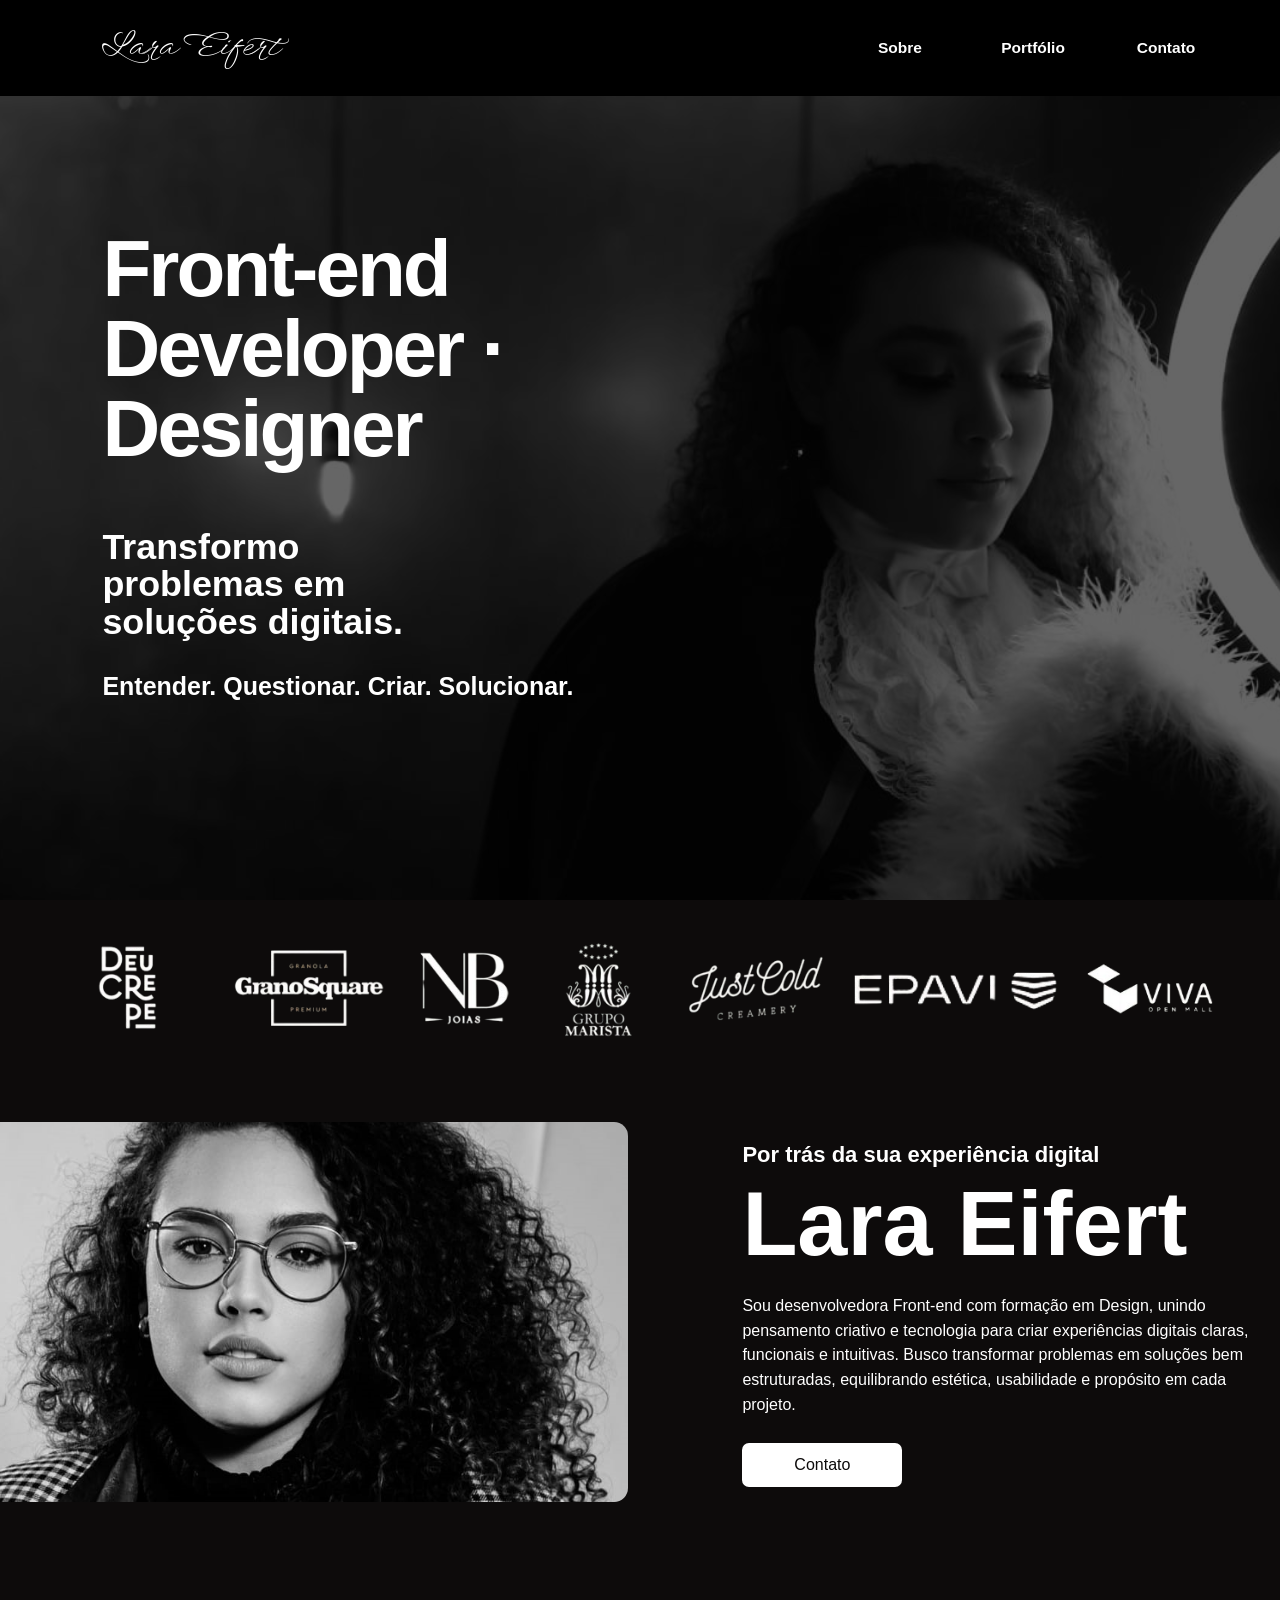
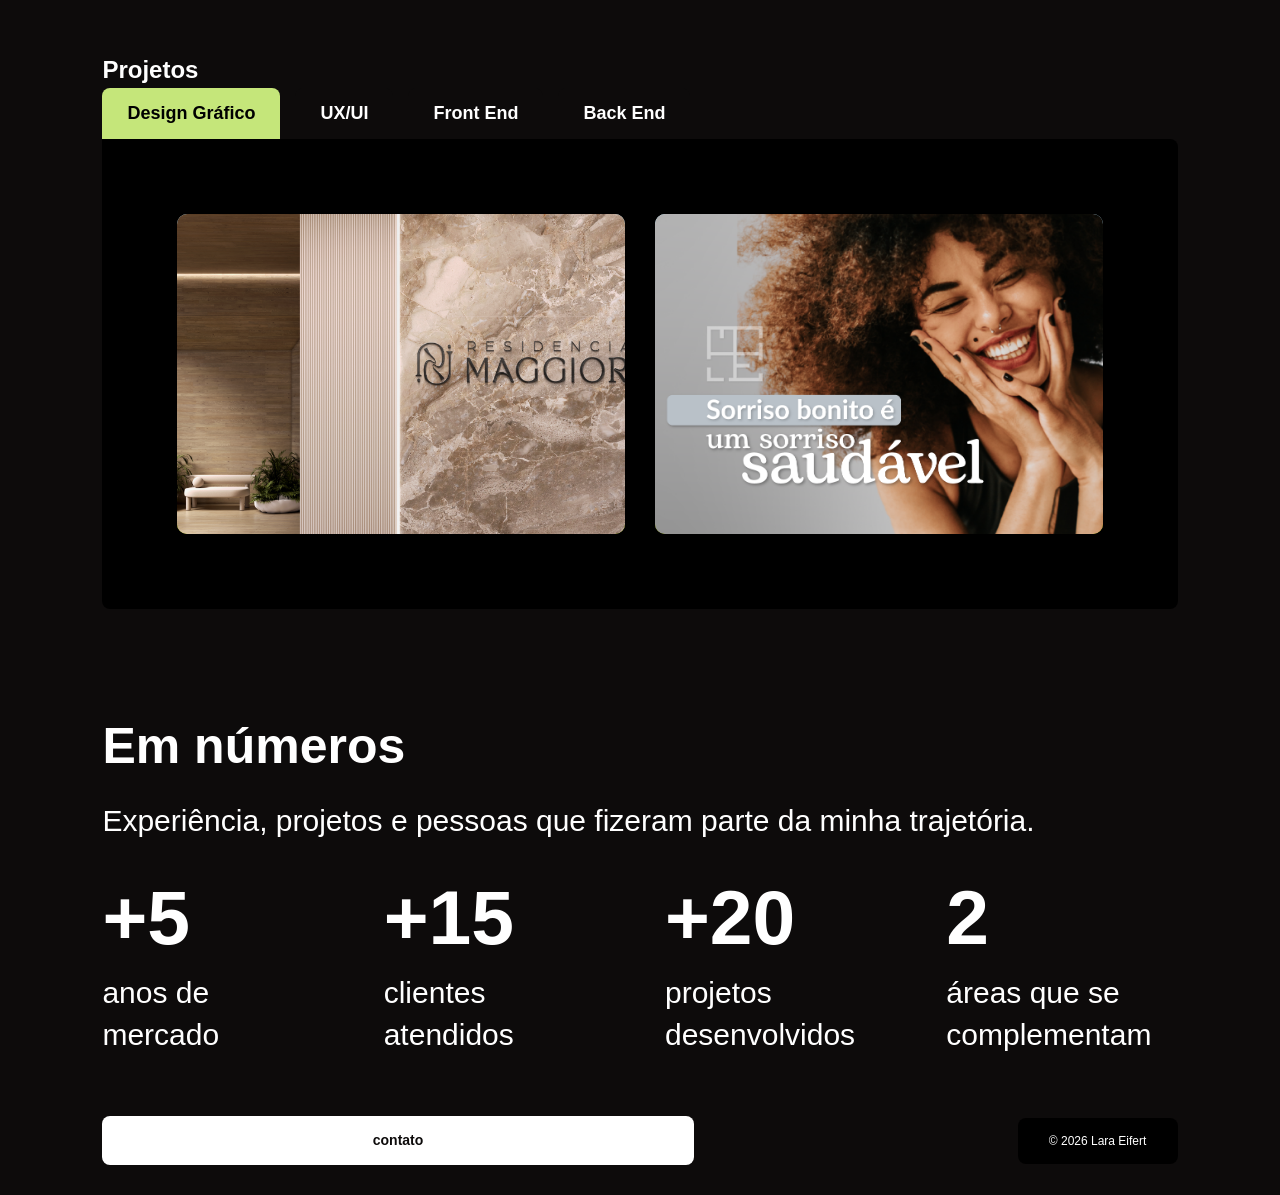
<file: index.html>
<!DOCTYPE html>
<html lang="pt-br">
  <head>
    <meta charset="UTF-8">
    <meta name="viewport" content="width=device-width, initial-scale=1.0">

    <title>Lara Eifert | Front-end Developer</title>
    <link href="https://fonts.googleapis.com/css2?family=WindSong&display=swap" rel="stylesheet">
    <link rel="stylesheet" href="style.css">
    <script src="script.js" defer></script>
  </head>

  <body>

    <!-- CABEÇALHO FIXO -->
    <header>

      <!-- LOGO - BOTÃO INICIAL -->
      <nav>
        <a href="#inicio">Lara Eifert</a>

        <!-- BOTÕES DE NAVEGAÇÃO -->
        <div>
          <a href="#sobre">Sobre</a>
          <a href="#projetos">Portfólio</a>
          <a href="#contato">Contato</a>
        </div>
      </nav>

    </header>


    <main>

      <!-- =====================================================
           INÍCIO / HERO
      ====================================================== -->

      <section id="inicio">

        <h1>Front-end Developer · Designer</h1>

        <div>
          <p>Transformo problemas em soluções digitais.</p>
          <p>Entender. Questionar. Criar. Solucionar.</p>
        </div>

      </section>


      <!-- =====================================================
           SOBRE LARA
      ====================================================== -->

      <section id="sobre">

        <!-- LOGOS CLIENTES -->
        <div class="logos-clientes">
          <img
            src="imagens/logoclientes-removebg-preview.png"
            alt="Logos de clientes">
        </div>

        <!-- FOTO + TEXTO -->
        <div class="conteudo-sobre">

          <!-- FOTO PROFISSIONAL -->
          <img
            src="imagens/foto%20profissional.jpg"
            alt="Lara Eifert">

          <div class="texto-sobre">

            <p>Por trás da sua experiência digital</p>

            <h2>Lara Eifert</h2>

            <p>
              Sou desenvolvedora Front-end com formação em Design,
              unindo pensamento criativo e tecnologia para criar
              experiências digitais claras, funcionais e intuitivas.
              Busco transformar problemas em soluções bem estruturadas,
              equilibrando estética, usabilidade e propósito em cada projeto.
            </p>

            <a href="#contato">Contato</a>

          </div>

        </div>

      </section>


      <!-- =====================================================
           PROJETOS / PORTFÓLIO
      ====================================================== -->

      <section id="projetos">

        <h2>Projetos</h2>

        <!-- TÍTULOS PARA PORTFÓLIO -->
        <div
          class="portfolio-tabs"
          role="tablist"
          aria-label="Categorias de projetos">

          <button
            type="button"
            id="tab-design"
            class="tab-categoria ativo"
            role="tab"
            aria-selected="true"
            aria-controls="painel-design"
            data-categoria="design">
            Design Gráfico
          </button>

          <button
            type="button"
            id="tab-uxui"
            class="tab-categoria"
            role="tab"
            aria-selected="false"
            aria-controls="painel-uxui"
            data-categoria="uxui">
            UX/UI
          </button>

          <button
            type="button"
            id="tab-frontend"
            class="tab-categoria"
            role="tab"
            aria-selected="false"
            aria-controls="painel-frontend"
            data-categoria="frontend">
            Front End
          </button>

          <button
            type="button"
            id="tab-backend"
            class="tab-categoria"
            role="tab"
            aria-selected="false"
            aria-controls="painel-backend"
            data-categoria="backend">
            Back End
          </button>

        </div>


        <div class="portfolio-painel">

          <!-- DESIGN GRÁFICO -->

          <article
            id="painel-design"
            class="projeto-categoria ativo"
            role="tabpanel"
            aria-labelledby="tab-design"
            data-categoria="design">

            <div class="projetos-grid">

              <a
                href="LINK-DO-PROJETO-BRANDING"
                target="_blank"
                rel="noopener noreferrer"
                class="card-projeto">

                <img
                  src="imagens/branding.png"
                  alt="Projeto de Branding">

                <h3>Branding</h3>

                <p>
                  Identidade visual e construção de marca.
                </p>

              </a>


              <a
                href="LINK-DO-PROJETO-SOCIAL-MEDIA"
                target="_blank"
                rel="noopener noreferrer"
                class="card-projeto">

                <img
                  src="imagens/socialmediaa.png"
                  alt="Projeto de Social Media Design">

                <h3>Social Media Design</h3>

                <p>
                  Projetos gráficos para comunicação digital.
                </p>

              </a>

            </div>

          </article>


          <!-- UX/UI -->

          <article
            id="painel-uxui"
            class="projeto-categoria"
            role="tabpanel"
            aria-labelledby="tab-uxui"
            data-categoria="uxui">

            <div class="projetos-grid">

              <a
                href="https://sprinta.figma.site/"
                target="_blank"
                rel="noopener noreferrer"
                class="card-projeto">

                <img
                  src="imagens/sprinta.jpg"
                  alt="Projeto Sprinta de UX/UI">

                <h3>Sprinta</h3>

                <p>
                  Projeto de UX/UI e desenvolvimento de uma experiência digital.
                </p>

              </a>

            </div>

          </article>


          <!-- FRONT END -->

          <article
            id="painel-frontend"
            class="projeto-categoria"
            role="tabpanel"
            aria-labelledby="tab-frontend"
            data-categoria="frontend">

            <p>Em construção.</p>

          </article>


          <!-- BACK END -->

          <article
            id="painel-backend"
            class="projeto-categoria"
            role="tabpanel"
            aria-labelledby="tab-backend"
            data-categoria="backend">

            <p>Em construção.</p>

          </article>

        </div>

      </section>


      <!-- =====================================================
           SECTION 4 — NÚMEROS + CONTATO
      ====================================================== -->

      <section id="numeros">

        <h2>Em números</h2>

        <p>
          Experiência, projetos e pessoas que fizeram parte da minha trajetória.
        </p>

        <div class="big-numbers">

          <div class="numero">
            <strong>+5</strong>
            <span>anos de mercado</span>
          </div>

          <div class="numero">
            <strong>+15</strong>
            <span>clientes atendidos</span>
          </div>

          <div class="numero">
            <strong>+20</strong>
            <span>projetos desenvolvidos</span>
          </div>

          <div class="numero">
            <strong>2</strong>
            <span>áreas que se complementam</span>
          </div>

        </div>


        <!-- CONTATO / RODAPÉ -->

        <footer id="contato">

          <a
            href="mailto:contato@laraeifert.com"
            class="botao-contato">
            contato
          </a>

          <p>© 2026 Lara Eifert</p>

        </footer>

      </section>

    </main>

  </body>
</html>
</file>
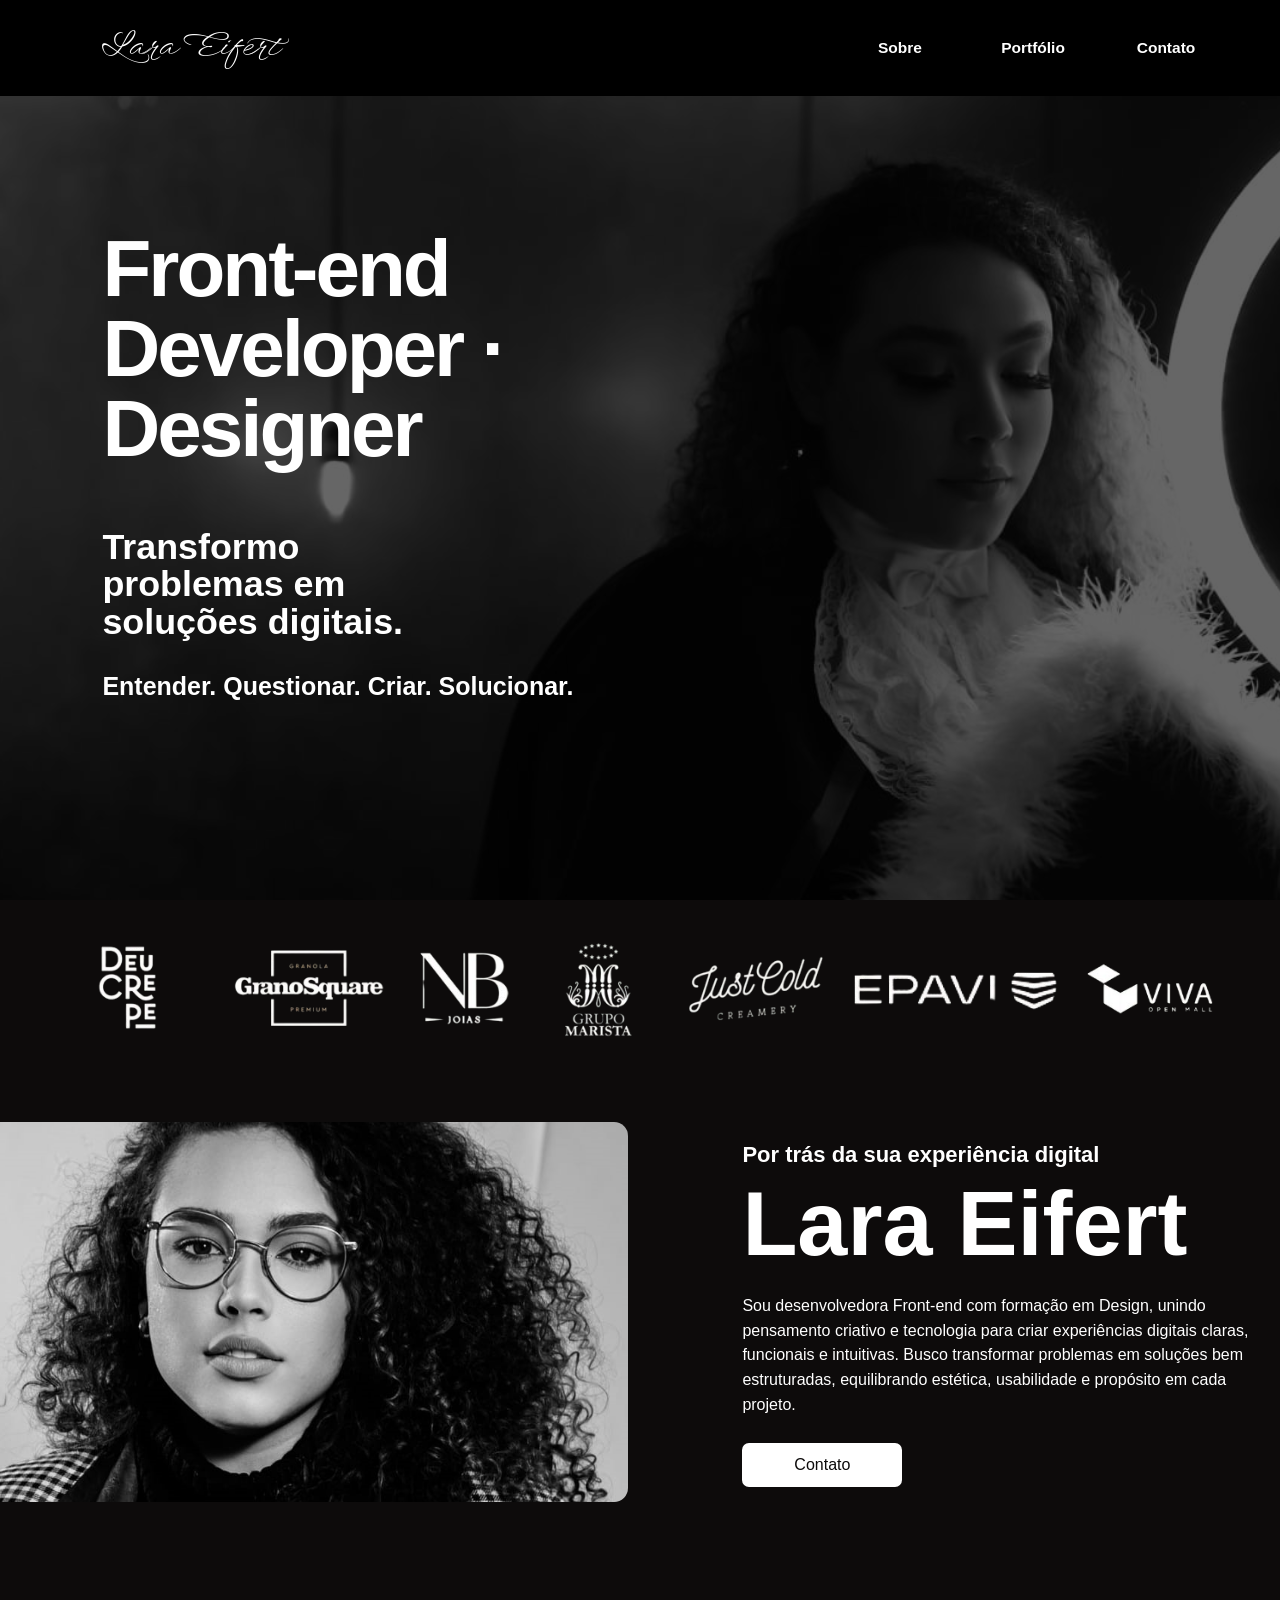
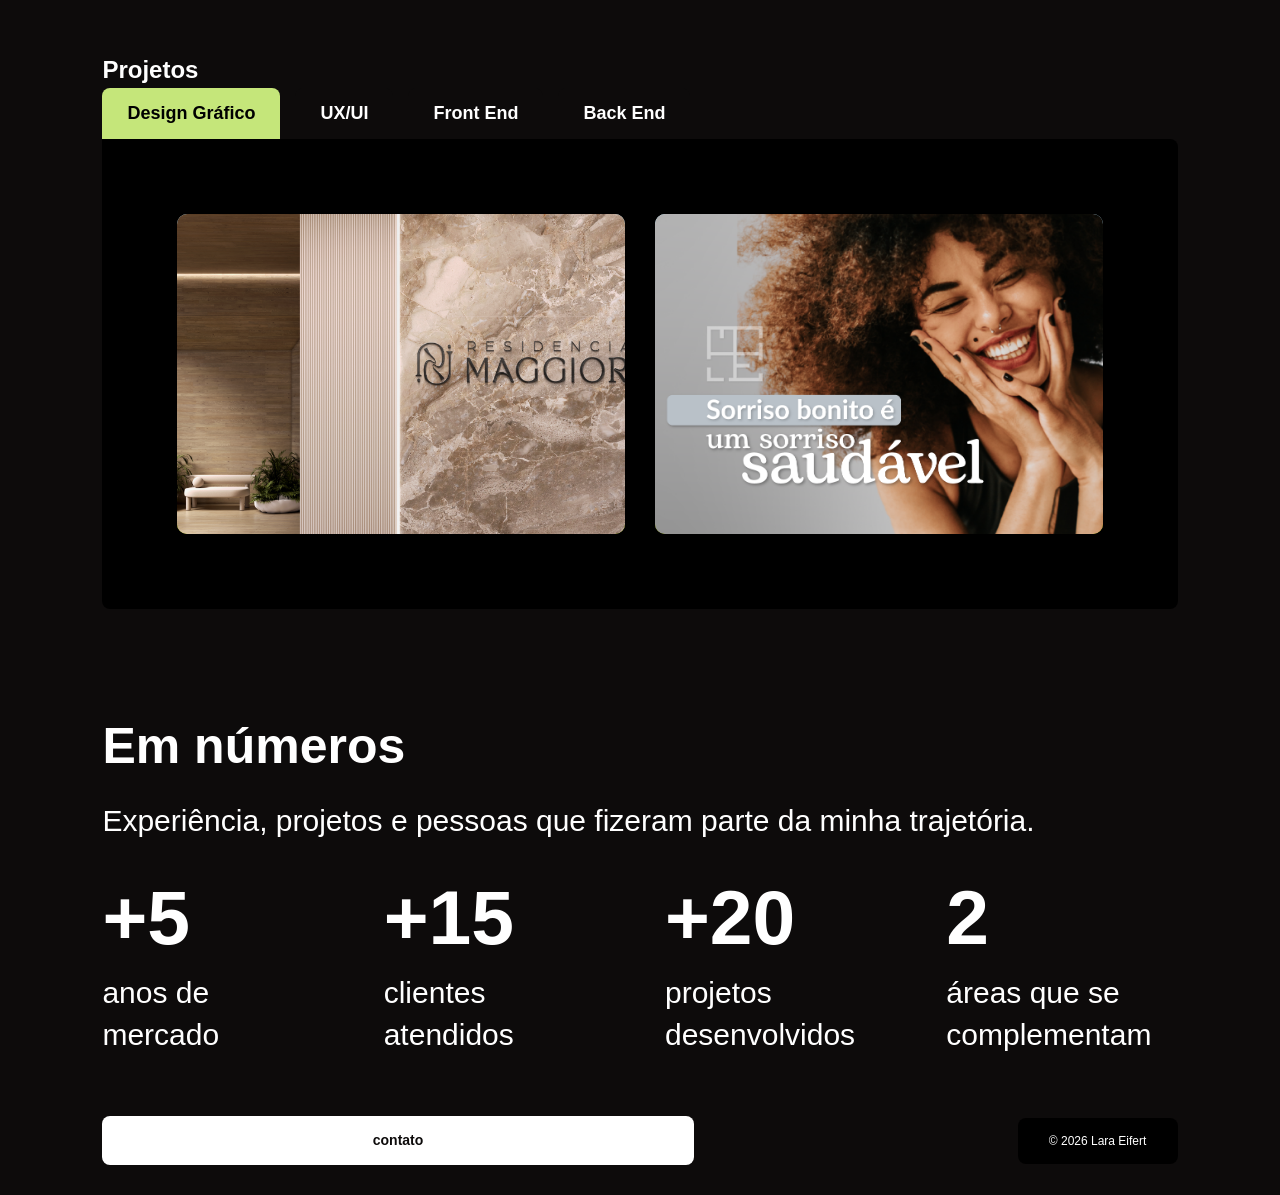
<file: huihu.html>
<!DOCTYPE html>
<html lang="pt-br">
  <head>
    <meta charset="UTF-8">
    <meta name="viewport" content="width=device-width, initial-scale=1.0">

    <title>Lara Eifert | Front-end Developer</title>
    <link href="https://fonts.googleapis.com/css2?family=WindSong&display=swap" rel="stylesheet">
    <link rel="stylesheet" href="style.css">
    <script src="script.js" defer></script>
  </head>

  <body>

    <!-- CABEÇALHO FIXO -->
    <header>

      <!-- LOGO - BOTÃO INICIAL -->
      <nav>
        <a href="#inicio">Lara Eifert</a>

        <!-- BOTÕES DE NAVEGAÇÃO -->
        <div>
          <a href="#sobre">Sobre</a>
          <a href="#projetos">Portfólio</a>
          <a href="#contato">Contato</a>
        </div>
      </nav>

    </header>


    <main>

      <!-- =====================================================
           INÍCIO / HERO
      ====================================================== -->

      <section id="inicio">

        <h1>Front-end Developer · Designer</h1>

        <div>
          <p>Transformo problemas em soluções digitais.</p>
          <p>Entender. Questionar. Criar. Solucionar.</p>
        </div>

      </section>


      <!-- =====================================================
           SOBRE LARA
      ====================================================== -->

      <section id="sobre">

        <!-- LOGOS CLIENTES -->
        <div class="logos-clientes">
          <img
            src="imagens/logoclientes-removebg-preview.png"
            alt="Logos de clientes">
        </div>

        <!-- FOTO + TEXTO -->
        <div class="conteudo-sobre">

          <!-- FOTO PROFISSIONAL -->
          <img
            src="imagens/foto%20profissional.jpg"
            alt="Lara Eifert">

          <div class="texto-sobre">

            <p>Por trás da sua experiência digital</p>

            <h2>Lara Eifert</h2>

            <p>
              Sou desenvolvedora Front-end com formação em Design,
              unindo pensamento criativo e tecnologia para criar
              experiências digitais claras, funcionais e intuitivas.
              Busco transformar problemas em soluções bem estruturadas,
              equilibrando estética, usabilidade e propósito em cada projeto.
            </p>

            <a href="#contato">Contato</a>

          </div>

        </div>

      </section>


      <!-- =====================================================
           PROJETOS / PORTFÓLIO
      ====================================================== -->

      <section id="projetos">

        <h2>Projetos</h2>

        <!-- TÍTULOS PARA PORTFÓLIO -->
        <div
          class="portfolio-tabs"
          role="tablist"
          aria-label="Categorias de projetos">

          <button
            type="button"
            id="tab-design"
            class="tab-categoria ativo"
            role="tab"
            aria-selected="true"
            aria-controls="painel-design"
            data-categoria="design">
            Design Gráfico
          </button>

          <button
            type="button"
            id="tab-uxui"
            class="tab-categoria"
            role="tab"
            aria-selected="false"
            aria-controls="painel-uxui"
            data-categoria="uxui">
            UX/UI
          </button>

          <button
            type="button"
            id="tab-frontend"
            class="tab-categoria"
            role="tab"
            aria-selected="false"
            aria-controls="painel-frontend"
            data-categoria="frontend">
            Front End
          </button>

          <button
            type="button"
            id="tab-backend"
            class="tab-categoria"
            role="tab"
            aria-selected="false"
            aria-controls="painel-backend"
            data-categoria="backend">
            Back End
          </button>

        </div>


        <div class="portfolio-painel">

          <!-- DESIGN GRÁFICO -->

          <article
            id="painel-design"
            class="projeto-categoria ativo"
            role="tabpanel"
            aria-labelledby="tab-design"
            data-categoria="design">

            <div class="projetos-grid">

              <a
                href="LINK-DO-PROJETO-BRANDING"
                target="_blank"
                rel="noopener noreferrer"
                class="card-projeto">

                <img
                  src="imagens/branding.png"
                  alt="Projeto de Branding">

                <h3>Branding</h3>

                <p>
                  Identidade visual e construção de marca.
                </p>

              </a>


              <a
                href="LINK-DO-PROJETO-SOCIAL-MEDIA"
                target="_blank"
                rel="noopener noreferrer"
                class="card-projeto">

                <img
                  src="imagens/socialmediaa.png"
                  alt="Projeto de Social Media Design">

                <h3>Social Media Design</h3>

                <p>
                  Projetos gráficos para comunicação digital.
                </p>

              </a>

            </div>

          </article>


          <!-- UX/UI -->

          <article
            id="painel-uxui"
            class="projeto-categoria"
            role="tabpanel"
            aria-labelledby="tab-uxui"
            data-categoria="uxui">

            <div class="projetos-grid">

              <a
                href="https://sprinta.figma.site/"
                target="_blank"
                rel="noopener noreferrer"
                class="card-projeto">

                <img
                  src="imagens/sprinta.jpg"
                  alt="Projeto Sprinta de UX/UI">

                <h3>Sprinta</h3>

                <p>
                  Projeto de UX/UI e desenvolvimento de uma experiência digital.
                </p>

              </a>

            </div>

          </article>


          <!-- FRONT END -->

          <article
            id="painel-frontend"
            class="projeto-categoria"
            role="tabpanel"
            aria-labelledby="tab-frontend"
            data-categoria="frontend">

            <p>Em construção.</p>

          </article>


          <!-- BACK END -->

          <article
            id="painel-backend"
            class="projeto-categoria"
            role="tabpanel"
            aria-labelledby="tab-backend"
            data-categoria="backend">

            <p>Em construção.</p>

          </article>

        </div>

      </section>


      <!-- =====================================================
           SECTION 4 — NÚMEROS + CONTATO
      ====================================================== -->

      <section id="numeros">

        <h2>Em números</h2>

        <p>
          Experiência, projetos e pessoas que fizeram parte da minha trajetória.
        </p>

        <div class="big-numbers">

          <div class="numero">
            <strong>+5</strong>
            <span>anos de mercado</span>
          </div>

          <div class="numero">
            <strong>+15</strong>
            <span>clientes atendidos</span>
          </div>

          <div class="numero">
            <strong>+20</strong>
            <span>projetos desenvolvidos</span>
          </div>

          <div class="numero">
            <strong>2</strong>
            <span>áreas que se complementam</span>
          </div>

        </div>


        <!-- CONTATO / RODAPÉ -->

        <footer id="contato">

          <a
            href="mailto:contato@laraeifert.com"
            class="botao-contato">
            contato
          </a>

          <p>© 2026 Lara Eifert</p>

        </footer>

      </section>

    </main>

  </body>
</html>
</file>
<file: style.css>
/* =========================================================
   RESET
========================================================= */

* {
  margin: 0;
  padding: 0;
  box-sizing: border-box;
}

html {
  scroll-behavior: smooth;
}

body {
  font-family: Arial, Helvetica, sans-serif;
  background: #0d0b0b;
  color: #ffffff;
  line-height: 1.5;
}

a {
  color: inherit;
  text-decoration: none;
  cursor: pointer;
}

img,
svg {
  display: block;
}

button {
  cursor: pointer;
}


/* =========================================================
   VARIÁVEIS
========================================================= */

:root {
  --preto: #0d0b0b;
  --preto-puro: #000000;
  --branco: #ffffff;

  --azul-claro: #c8edff;
  --azul: #b7e5fa;

  --verde-claro: #c5e67a;
  --verde: #91ad00;

  --cinza: #aaa9aa;

  --raio: 14px;
  --raio-grande: 24px;

  --container: 1200px;
}


/* =========================================================
   HEADER
========================================================= */

header {
  position: fixed;
  top: 0;
  left: 0;

  width: 100%;
  z-index: 10;

  padding: 24px 5%;

  background: var(--preto-puro);
}

nav {
  width: 100%;
  max-width: none;

  margin: 0 auto;

  display: flex;
  align-items: center;

}


/* Nome */
nav > a:first-child {
  display: flex;
  align-items: center;
  font-family: "WindSong", cursive;
  font-size: 32px;
  font-weight: 200;
  text-decoration: none;
  transform: none;
  margin-left: 3vw;
}


/* Links Lara / Portfólio / Contato */

nav div {
  display: flex;
  gap: 33px;

  margin-left: auto;
}

nav div a {
  min-width: 100px;

  padding: 2px 0;

  font-size: 15.5px;
  font-weight: 700;

  text-align: center;
}

nav div a:hover {
  opacity: 0.7;
}


/* =========================================================
   SECTIONS
========================================================= */

section {
  min-height: 100vh;
  scroll-margin-top: 90px;
}


/* =========================================================
   HERO / INÍCIO
========================================================= */

#inicio {
  min-height: 100vh;

  position: relative;
  overflow: hidden;

  display: flex;
  flex-direction: column;
  align-items: flex-start;
  justify-content: center;

  gap: 60px;

  padding: 150px 8% 110px;

  color: var(--branco);

  background-image: url("imagens/background.jpg");
  background-size: 130vw;
  background-position: center;
  background-color: rgba(0, 0, 0, 0.6);
  background-blend-mode: multiply;
}


/* Título */

#inicio h1 {
  position: relative;
  z-index: 2;

  max-width: 35vw;

  font-size: clamp(52px, 8vw, 80px);
  line-height: 1;
  font-weight: 800;
  letter-spacing: -3px;
}


/* Textos */

#inicio p {
  position: relative;
  z-index: 2;

  color: var(--branco);
}

#inicio p:first-of-type {
  max-width: 30vw;

  font-size: clamp(28px, 2.8vw, 36px);
  font-weight: 800;
  line-height: 1.05;

  margin-bottom: 20px;
}

#inicio p:last-of-type {
  max-width: none;

  font-size: clamp(18px, 2.2vw, 25px);
  font-weight: 700;
  line-height: 2;

  white-space: nowrap;
}


/* =========================================================
   SOBRE / LARA
========================================================= */

#sobre {
  min-height: auto;

  padding: 20px 8% 150px;

  background: var(--preto);
}


/* Logos */

.logos-clientes {
  width: 120%;

  margin-left: -10%;
  margin-bottom: 60px;
}

.logos-clientes img {
  width: 100%;
  height: auto;

  display: block;
}


/* Foto + texto */

.conteudo-sobre {
  max-width: 1100px;

  margin: 0 auto;

  display: grid;
  grid-template-columns: 420px 1fr;

  gap: 70px;

  align-items: center;
}

.conteudo-sobre > img {
  width: 180%;
  height: 380px;

  object-fit: cover;
  object-position: center 25%;

  border-radius: 14px;

  transform: translateX(-230px);
}


/* Texto */

.texto-sobre p:first-child {
  font-size: 22px;
  font-weight: 700;

  margin-bottom: 8px;

  transform: translateX(150px);
}

.texto-sobre h2 {
  font-size: clamp(52px, 9vw, 90px);
  line-height: 1;

  margin-bottom: 25px;

  transform: translateX(150px);
}

.texto-sobre p:nth-of-type(2) {
  max-width: 520px;

  font-size: 16px;
  line-height: 1.55;

  margin-bottom: 25px;

  transform: translateX(150px);
}

.texto-sobre a {
  display: inline-block;

  width: 160px;

  padding: 10px 20px;

  background: var(--branco);
  color: var(--preto);

  border-radius: 7px;

  text-align: center;

  transform: translateX(150px);
}


/* =========================================================
   PROJETOS / PORTFÓLIO
========================================================= */

#projetos {
  min-height: auto;

  padding: 0 8% 80px;

  background: var(--preto);
}


/* Botões das categorias */

.portfolio-tabs {
  display: flex;

  gap: 15px;

  margin-bottom: 0;
}

.tab-categoria {
  padding: 15px 25px;

  border: none;
  border-radius: 8px 8px 0 0;

  background: var(--preto);
  color: var(--branco);

  font-size: 18px;
  font-weight: 700;

  cursor: pointer;

  transition: 0.2s ease;
}

.tab-categoria:hover {
  transform: translateY(-3px);
}

.tab-categoria.ativo {
  background: var(--verde-claro);
  color: var(--preto-puro);
}


/* Área dos projetos */

.portfolio-painel {
  background: var(--preto-puro);

  border-radius: 0 8px 8px 8px;

  padding: 25px;
}


/* Cada categoria fica oculta até ficar ativa */

.projeto-categoria {
  display: none;

  background-color: #000;
  padding: 50px;

  border-radius: 10px;
}

.projeto-categoria.ativo {
  display: block;
}


/* Grid dos cards */

.projetos-grid {
  display: flex;

  gap: 30px;

  flex-wrap: wrap;
}


/* Cards de projeto */

.card-projeto {
  position: relative;

  flex: 1 1 calc(50% - 15px);

  min-height: 320px;

  display: flex;
  flex-direction: column;
  justify-content: flex-end;

  padding: 30px;

  border-radius: 10px;

  color: var(--branco);

  overflow: hidden;

  background:
    radial-gradient(
      ellipse 50px 30px at 50% 25%,
      white 0%,
      white 70%,
      transparent 71%
    ),
    linear-gradient(
      to bottom,
      #bdeaff 0%,
      #eaf8ff 65%,
      var(--verde-claro) 65%,
      var(--verde-claro) 80%,
      var(--verde) 80%
    );
}


/* Imagem do projeto */

.card-projeto img {
  position: absolute;

  top: 0;
  left: 0;

  width: 100%;
  height: 100%;

  object-fit: cover;
  object-position: center 50%;
}


/* Front e Back End */

.projeto-categoria > p {
  min-height: 320px;

  display: flex;
  align-items: center;
  justify-content: center;

  color: var(--cinza);

  font-size: 14px;

  text-align: center;
}


/* =========================================================
   SECTION 4 — NÚMEROS
========================================================= */

#numeros {
  min-height: auto;

  max-width: none;

  margin: 0;

  padding: 20px 8% 0;

  display: flex;
  flex-direction: column;
}


/* Título */

#numeros h2 {
  margin: 0 0 14px;

  font-size: 50px;
}


/* Texto de introdução */

#numeros > p {
  margin: 0 0 40px;

  font-size: 30px;
  line-height: 1.5;

  color: var(--branco);
}


/* Área dos números */

.big-numbers {
  display: grid;

  grid-template-columns: repeat(4, 1fr);

  gap: 50px;
}


/* Cada número */

.numero {
  display: flex;
  flex-direction: column;
}


/* Número grande */

.numero strong {
  display: block;

  font-size: clamp(52px, 6vw, 120px);
  line-height: 0.9;

  font-weight: 800;

  margin-bottom: 20px;
}


/* Texto abaixo do número */

.numero span {
  font-size: 30px;
  line-height: 1.4;

  color: var(--branco);
}


/* =========================================================
   FOOTER / CONTATO
========================================================= */

footer {
  width: 100%;

  margin: 60px 0 0;

  padding: 0 0 30px;

  display: flex;
  align-items: center;
  justify-content: space-between;

  gap: 30px;
}


.botao-contato {
  width: 55%;

  padding: 14px 30px;

  background: var(--branco);
  color: var(--preto);

  border-radius: 8px;

  text-align: center;

  font-size: 14px;
  font-weight: 700;
}

.botao-contato:hover {
  opacity: 0.85;
}

footer p {
  width: 160px;

  padding: 14px;

  background: var(--preto-puro);

  border-radius: 8px;

  text-align: center;

  font-size: 12px;
}


/* =========================================================
   TRANSIÇÕES
========================================================= */

a,
article,
#sobre a {
  transition:
    transform 0.2s ease,
    opacity 0.2s ease,
    background 0.2s ease;
}


/* =========================================================
   RESPONSIVIDADE — TABLET
========================================================= */

@media (max-width: 900px) {

  header {
    padding: 24px 7%;
  }

  nav > a:first-child {
    transform: translateX(-2vw);
  }


  /* HERO */

  #inicio {
    min-height: 650px;

    padding: 150px 7% 120px;

    flex-direction: column;
    align-items: flex-start;
    justify-content: center;
  }

  #inicio h1 {
    max-width: 600px;
  }

  #inicio p:first-of-type {
    max-width: 500px;
  }


  /* SOBRE */

  #sobre {
    padding: 40px 7% 100px;
  }

  .conteudo-sobre {
    grid-template-columns: 220px 1fr;

    column-gap: 40px;
  }


  /* PROJETOS */

  #projetos {
    padding-left: 7%;
    padding-right: 7%;
  }


  /* NÚMEROS */

  #numeros {
    padding-left: 7%;
    padding-right: 7%;
  }

  .big-numbers {
    grid-template-columns: repeat(2, 1fr);
  }

}


/* =========================================================
   RESPONSIVIDADE — CELULAR
========================================================= */

@media (max-width: 600px) {

  header {
    padding: 18px;
  }

  nav {
    gap: 12px;
  }

  nav > a:first-child {
    width: 90px;
    height: 35px;

    transform: none;
  }

  nav div {
    gap: 8px;
  }

  nav div a {
    min-width: auto;

    font-size: 11px;
  }


  /* HERO */

  #inicio {
    min-height: 700px;

    padding: 130px 25px 110px;

    gap: 40px;
  }

  #inicio h1 {
    font-size: 48px;

    letter-spacing: -2px;
  }

  #inicio p:first-of-type {
    max-width: 100%;

    font-size: 24px;
  }

  #inicio p:last-of-type {
    font-size: 14px;

    white-space: nowrap;
  }


  /* LOGOS */

  .logos-clientes {
    width: 120%;
    margin-left: -10%;
  }


  /* SOBRE */

  #sobre {
    display: flex;
    flex-direction: column;
    align-items: flex-start;

    padding: 40px 25px 80px;

    gap: 20px;
  }

  .conteudo-sobre {
    width: 100%;

    display: flex;
    flex-direction: column;

    gap: 30px;
  }

  .conteudo-sobre > img {
    width: 100%;
    height: 260px;

    transform: none;
  }

  .texto-sobre p:first-child,
  .texto-sobre h2,
  .texto-sobre p:nth-of-type(2),
  .texto-sobre a {
    transform: none;
  }

  .texto-sobre h2 {
    font-size: 48px;
  }


  /* PROJETOS */

  #projetos {
    padding: 0 25px 60px;

    margin-top: 0;
  }

  .portfolio-tabs {
    flex-wrap: wrap;
  }

  .projeto-categoria {
    padding: 25px;
  }

  .card-projeto {
    flex: 1 1 100%;

    min-height: 250px;
  }

  .projeto-categoria > p {
    min-height: 250px;
  }


  /* NÚMEROS */

  #numeros {
    padding: 40px 25px 0;

    margin-top: 0;
  }

  #numeros h2 {
    font-size: 42px;
  }

  #numeros > p {
    font-size: 20px;

    margin-bottom: 35px;
  }

  .big-numbers {
    grid-template-columns: 1fr 1fr;

    gap: 35px 20px;
  }

  .numero strong {
    font-size: 48px;

    margin-bottom: 20px;
  }

  .numero span {
    font-size: 18px;
  }


  /* FOOTER */

  footer {
    flex-direction: column;

    align-items: stretch;

    margin-top: 50px;

    padding: 0 0 25px;
  }

  .botao-contato,
  footer p {
    width: 100%;
  }

}
</file>
